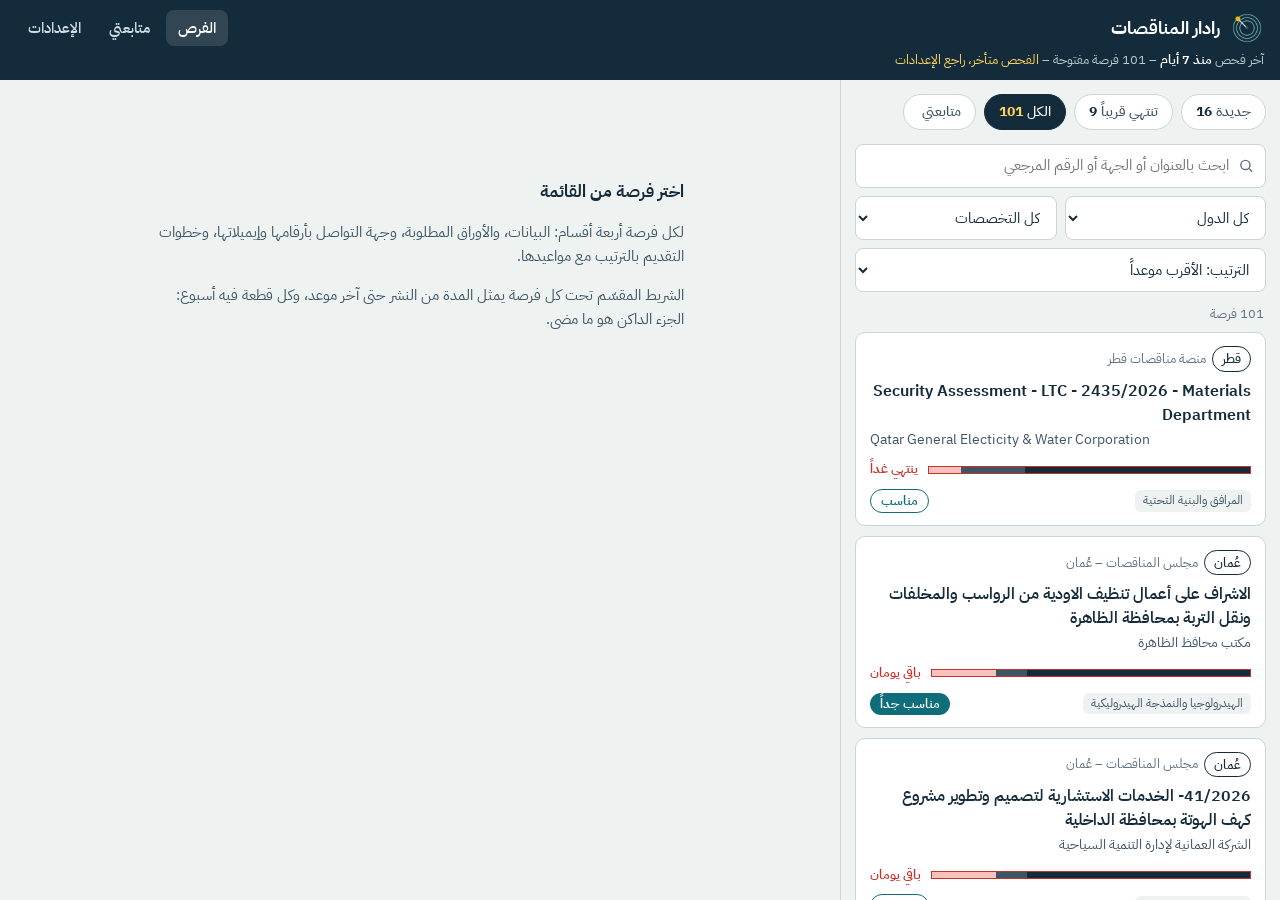
<file: app/index.html>
<!DOCTYPE html>
<html lang="ar" dir="rtl">
<head>
<meta charset="utf-8">
<meta name="viewport" content="width=device-width, initial-scale=1, viewport-fit=cover">
<title>رادار المناقصات الاستشارية</title>
<meta name="description" content="فرص استشارية جديدة مع الأوراق المطلوبة وجهات التواصل وخطوات التقديم.">
<meta name="theme-color" content="#142B3B">
<link rel="manifest" href="manifest.webmanifest">
<link rel="icon" href="icons/favicon-64.png" type="image/png">
<link rel="apple-touch-icon" href="icons/apple-touch-icon.png">
<meta name="apple-mobile-web-app-capable" content="yes">
<meta name="mobile-web-app-capable" content="yes">
<meta name="apple-mobile-web-app-title" content="رادار المناقصات">
<meta name="apple-mobile-web-app-status-bar-style" content="black-translucent">
<link rel="preconnect" href="https://fonts.googleapis.com">
<link rel="preconnect" href="https://fonts.gstatic.com" crossorigin>
<link rel="stylesheet" href="https://fonts.googleapis.com/css2?family=IBM+Plex+Sans+Arabic:wght@400;500;600;700&display=swap">
<link rel="stylesheet" href="style.css">
</head>
<body>
<a class="skip" href="#main">تخطَّ إلى المحتوى</a>
<header class="top">
  <div class="top__row">
    <a class="brand" href="#all" aria-label="الصفحة الرئيسية">
      <img src="icons/icon-192.png" alt="" width="34" height="34">
      <span>رادار المناقصات</span>
    </a>
    <nav class="topnav" aria-label="القائمة">
      <a href="#all" data-nav="list">الفرص</a>
      <a href="#mine" data-nav="mine">متابعتي</a>
      <a href="#prefs" data-nav="settings">الإعدادات</a>
    </nav>
  </div>
  <p class="top__status" id="status" role="status" aria-live="polite">جاري التحميل…</p>
</header>
<div id="banner"></div>
<main id="main" class="layout" tabindex="-1">
  <section id="listPane" class="pane pane--list" aria-label="قائمة الفرص"></section>
  <section id="detailPane" class="pane pane--detail" aria-label="تفاصيل الفرصة"></section>
</main>
<nav class="bottomnav" aria-label="التنقل">
  <a href="#all" data-nav="list"><svg viewBox="0 0 24 24" aria-hidden="true"><path d="M4 6h16M4 12h16M4 18h10"/></svg><span>الفرص</span></a>
  <a href="#mine" data-nav="mine"><svg viewBox="0 0 24 24" aria-hidden="true"><path d="M6 4h12v16l-6-4-6 4z"/></svg><span>متابعتي</span></a>
  <a href="#prefs" data-nav="settings"><svg viewBox="0 0 24 24" aria-hidden="true"><circle cx="12" cy="12" r="3.2"/><path d="M12 2v3M12 19v3M2 12h3M19 12h3M4.9 4.9l2.1 2.1M17 17l2.1 2.1M4.9 19.1L7 17M17 7l2.1-2.1"/></svg><span>الإعدادات</span></a>
</nav>
<div id="toast" class="toast" role="status" aria-live="polite"></div>
<input type="file" id="fileRefs" accept=".xlsx,.json" hidden>
<script src="app.js"></script>
</body>
</html>
</file>
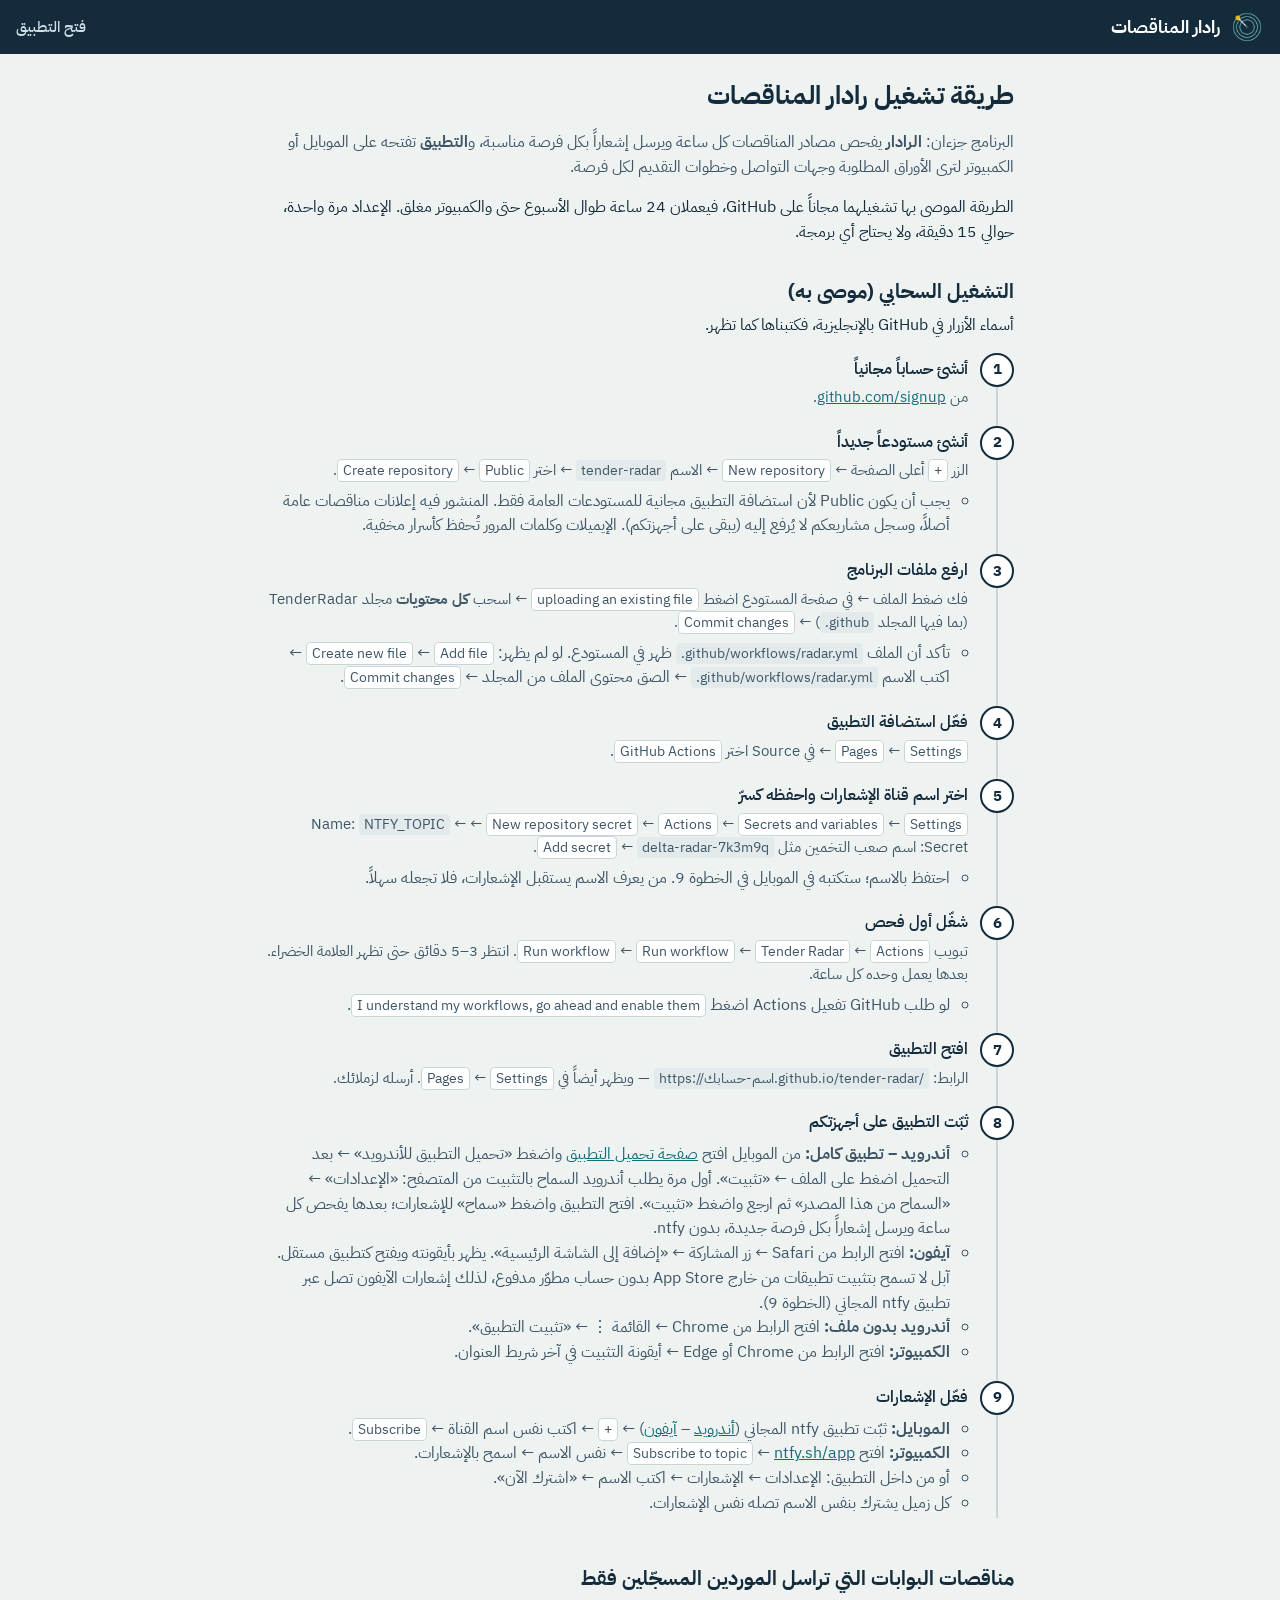
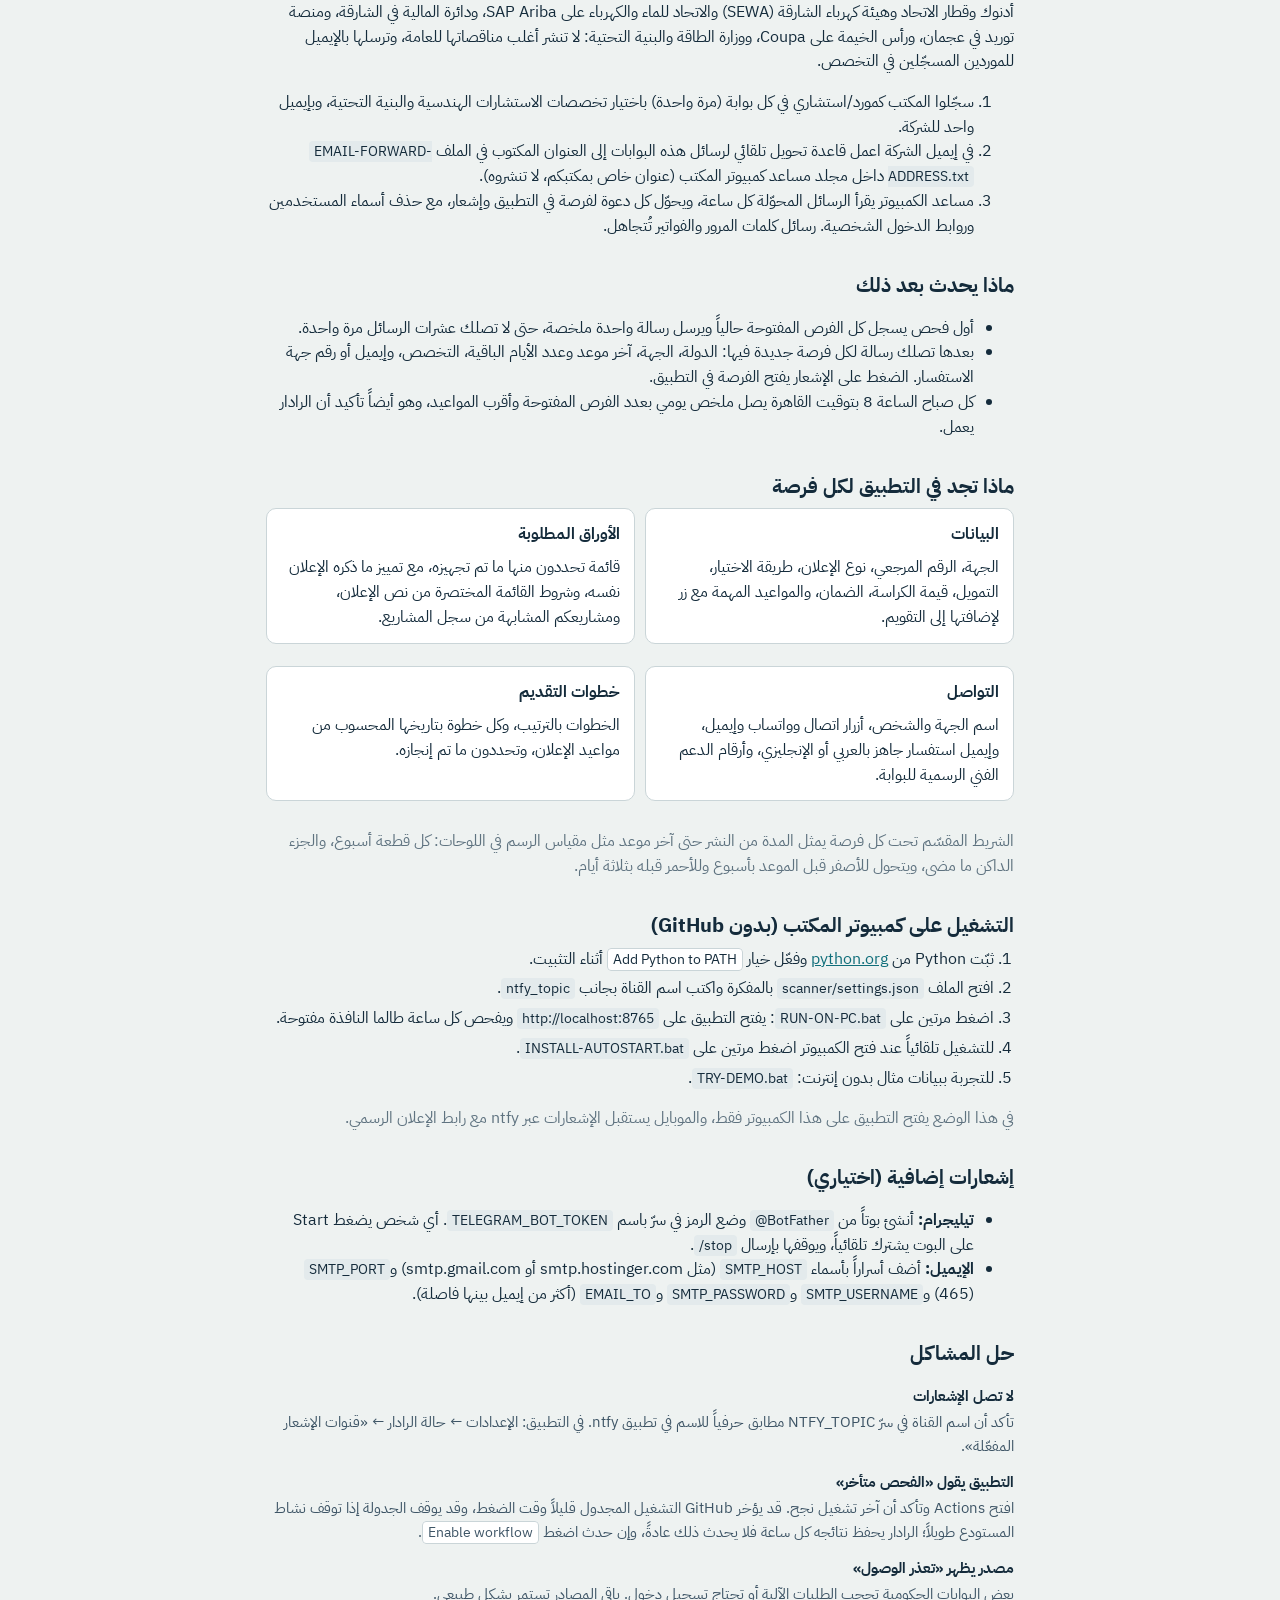
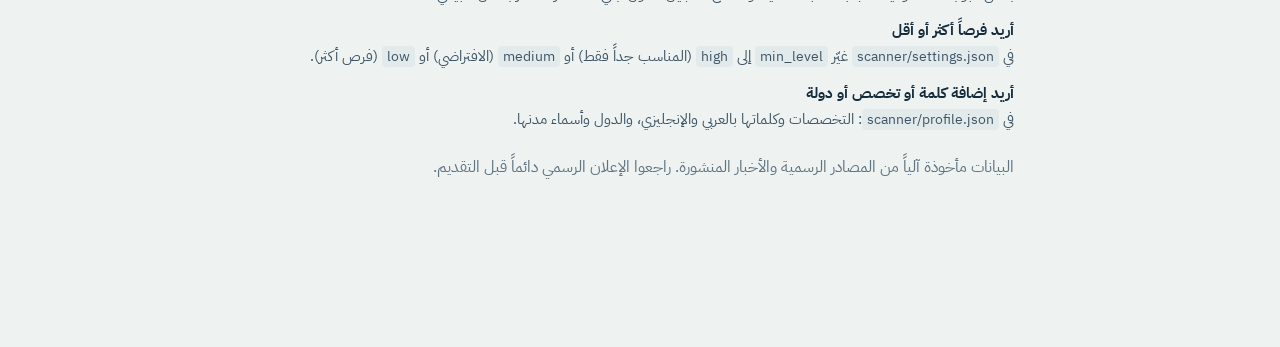
<file: START-HERE.html>
<!DOCTYPE html>
<html lang="ar" dir="rtl">
<head>
<meta charset="utf-8">
<title>ابدأ هنا – رادار المناقصات</title>
<meta http-equiv="refresh" content="0; url=app/guide.html">
</head>
<body style="font-family:Tahoma,Arial,sans-serif;padding:24px">
<p>جاري فتح دليل التشغيل… إن لم يفتح تلقائياً <a href="app/guide.html">اضغط هنا</a>.</p>
</body>
</html>
</file>
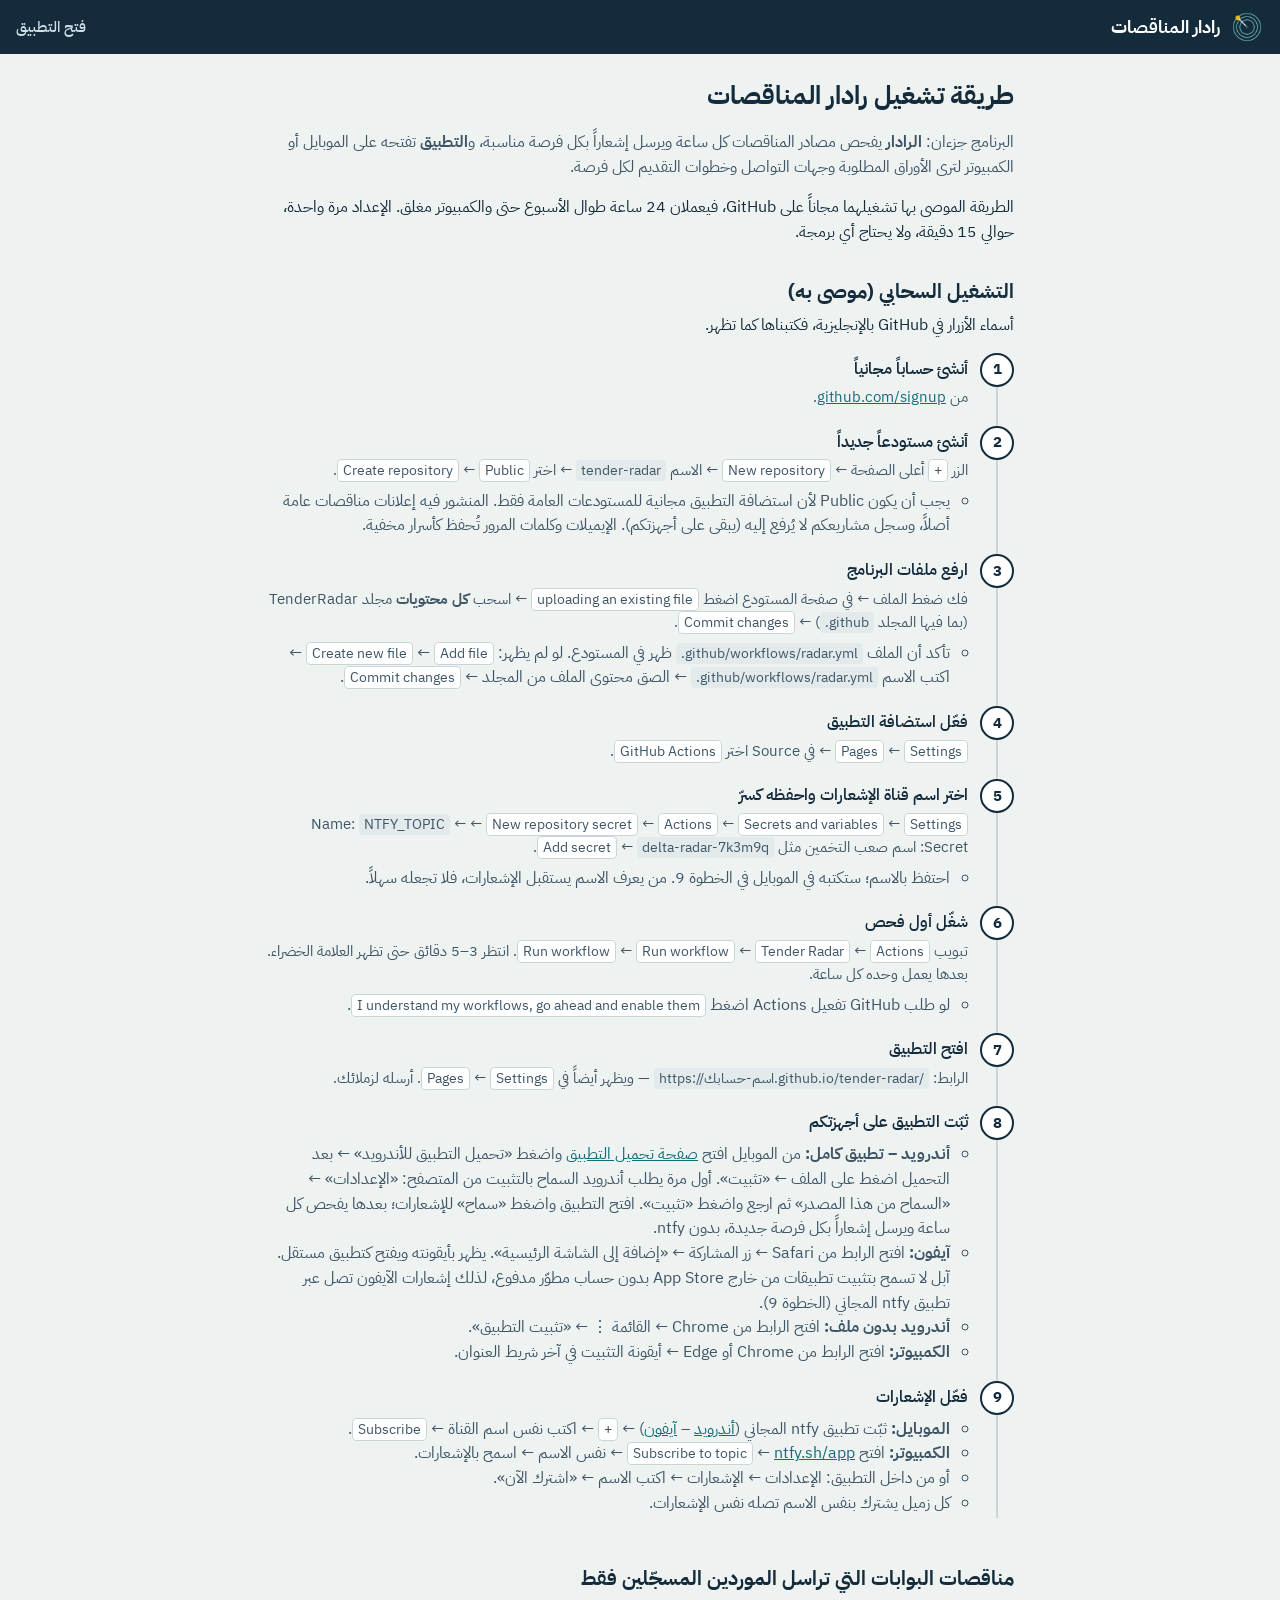
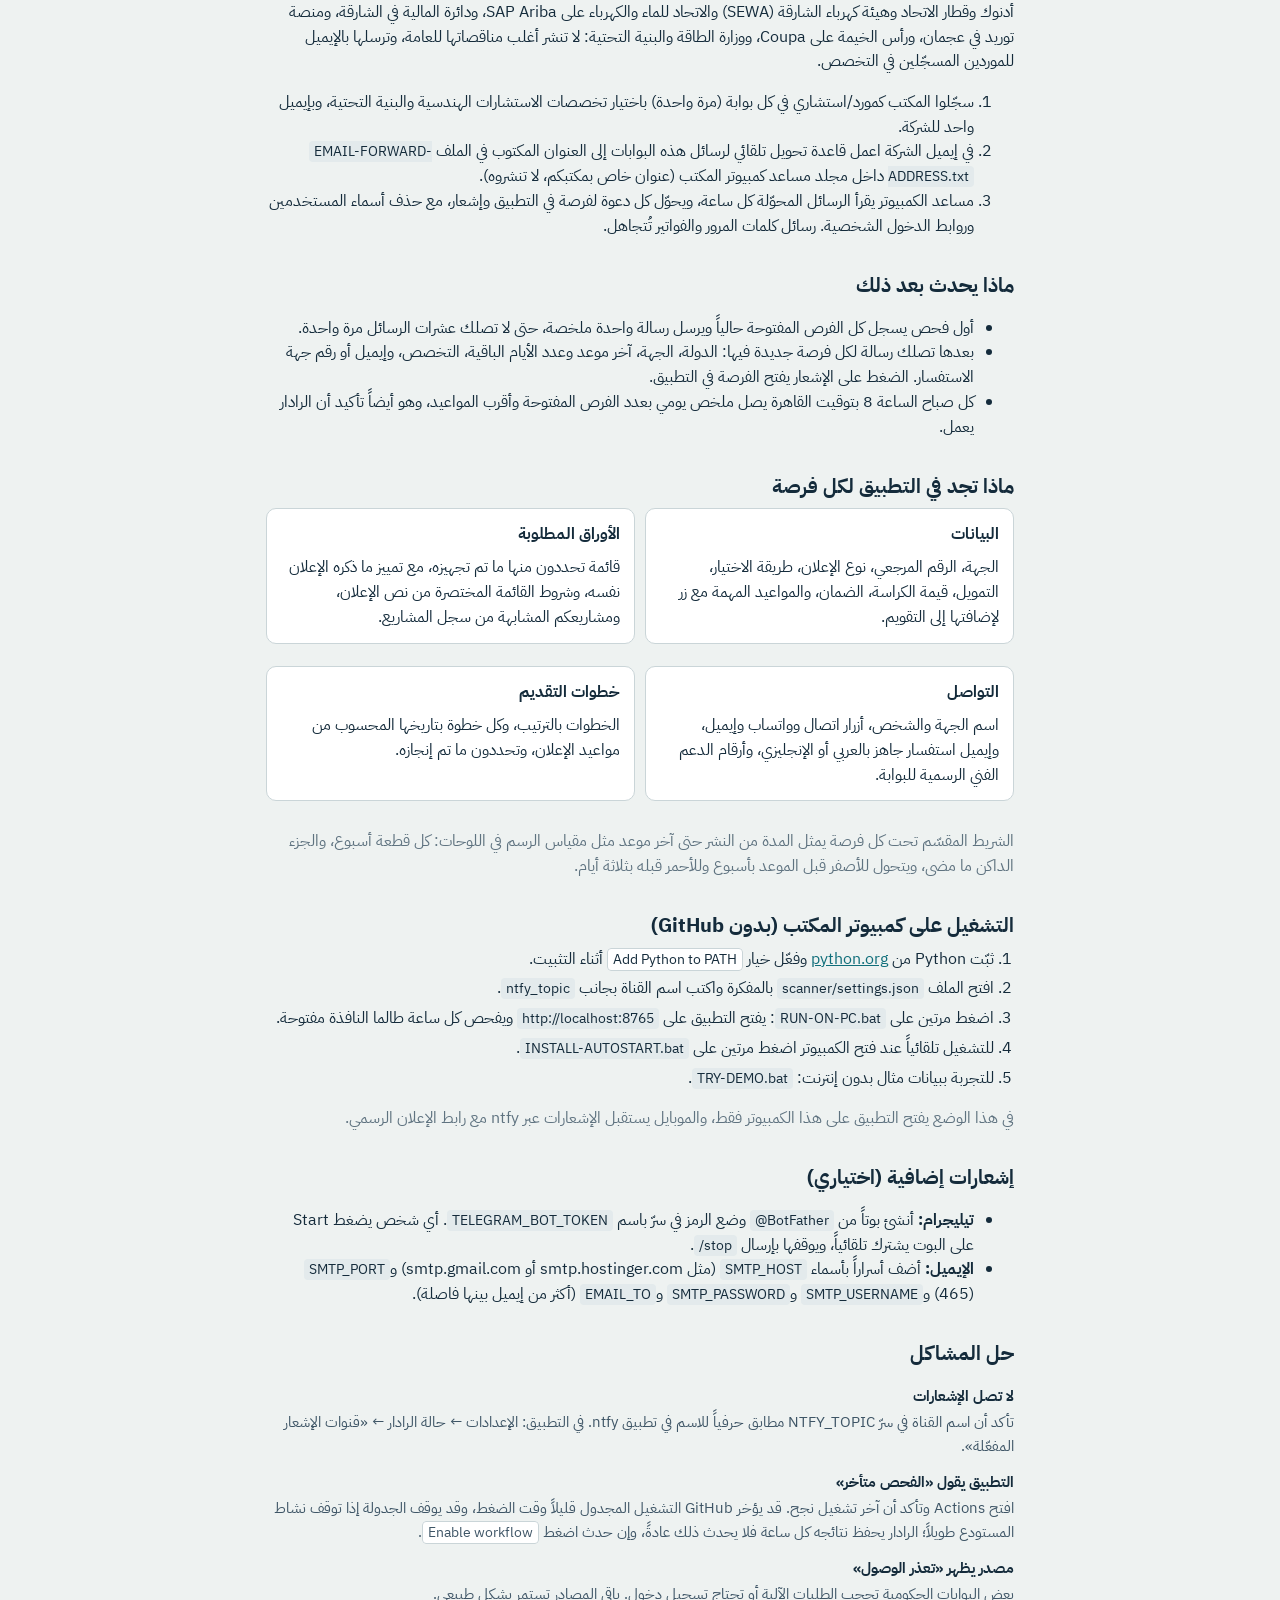
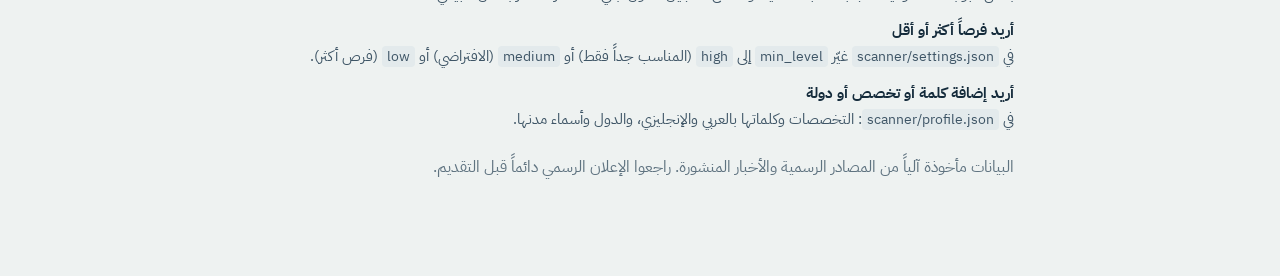
<file: app/guide.html>
<!DOCTYPE html>
<html lang="ar" dir="rtl">
<head>
<meta charset="utf-8">
<meta name="viewport" content="width=device-width, initial-scale=1">
<title>طريقة تشغيل رادار المناقصات</title>
<meta name="theme-color" content="#142B3B">
<link rel="icon" href="icons/favicon-64.png" type="image/png">
<link rel="stylesheet" href="https://fonts.googleapis.com/css2?family=IBM+Plex+Sans+Arabic:wght@400;500;600;700&display=swap">
<link rel="stylesheet" href="style.css">
<style>
  body { padding-bottom: 40px; }
  .doc { max-width: 780px; margin: 0 auto; padding: 18px 16px 40px; }
  .doc h1 { font-size: 26px; margin: 6px 0 8px; line-height: 1.4; }
  .doc h2 { font-size: 20px; margin: 30px 0 6px; }
  .doc h2 + p { margin-top: 0; }
  .doc p, .doc li { font-size: 15.5px; }
  .lead { font-size: 16.5px; color: var(--ink-2); }
  .route { margin-top: 14px; }
  .station__n { cursor: default; }
  .station__b > b { font-size: 16px; }
  .station__b p { font-size: 14.5px; margin-top: 4px; }
  .station__b ul { margin: 6px 0 0; padding-inline-start: 18px; font-size: 14.5px; color: var(--ink-2); }
  code, .k { direction: ltr; unicode-bidi: isolate; background: #E3EAEC; border-radius: 4px; padding: 0 5px; font-size: 14px; font-family: inherit; }
  .k { white-space: nowrap; }
  .k--long { white-space: normal; }
  code { overflow-wrap: anywhere; }
  .k { background: var(--paper); border: 1px solid var(--rule); }
  .two { display: grid; gap: 10px; }
  @media (min-width: 760px) { .two { grid-template-columns: 1fr 1fr; } }
  .faq dt { font-weight: 700; margin-top: 12px; }
  .faq dd { margin: 2px 0 0; color: var(--ink-2); }
  .toplink { color: #CFE0E6; text-decoration: none; font-weight: 500; }
</style>
</head>
<body>
<header class="top"><div class="top__row">
  <a class="brand" href="./"><img src="icons/icon-192.png" alt="" width="34" height="34"><span>رادار المناقصات</span></a>
  <a class="toplink" href="./">فتح التطبيق</a></div></header>
<main class="doc">
<h1>طريقة تشغيل رادار المناقصات</h1>
<p class="lead">البرنامج جزءان: <b>الرادار</b> يفحص مصادر المناقصات كل ساعة ويرسل إشعاراً بكل فرصة مناسبة، و<b>التطبيق</b> تفتحه على الموبايل أو الكمبيوتر لترى الأوراق المطلوبة وجهات التواصل وخطوات التقديم لكل فرصة.</p>
<p>الطريقة الموصى بها تشغيلهما مجاناً على GitHub، فيعملان 24 ساعة طوال الأسبوع حتى والكمبيوتر مغلق. الإعداد مرة واحدة، حوالي 15 دقيقة، ولا يحتاج أي برمجة.</p>

<h2>التشغيل السحابي (موصى به)</h2>
<p>أسماء الأزرار في GitHub بالإنجليزية، فكتبناها كما تظهر.</p>
<ol class="route">
  <li class="station"><span class="station__n">1</span><div class="station__b"><b>أنشئ حساباً مجانياً</b>
    <p>من <a href="https://github.com/signup" target="_blank" rel="noopener">github.com/signup</a>.</p></div></li>
  <li class="station"><span class="station__n">2</span><div class="station__b"><b>أنشئ مستودعاً جديداً</b>
    <p>الزر <span class="k">+</span> أعلى الصفحة ← <span class="k">New repository</span> ← الاسم <code>tender-radar</code> ← اختر <span class="k">Public</span> ← <span class="k">Create repository</span>.</p>
    <ul><li>يجب أن يكون Public لأن استضافة التطبيق مجانية للمستودعات العامة فقط. المنشور فيه إعلانات مناقصات عامة أصلاً، وسجل مشاريعكم لا يُرفع إليه (يبقى على أجهزتكم). الإيميلات وكلمات المرور تُحفظ كأسرار مخفية.</li></ul></div></li>
  <li class="station"><span class="station__n">3</span><div class="station__b"><b>ارفع ملفات البرنامج</b>
    <p>فك ضغط الملف ← في صفحة المستودع اضغط <span class="k">uploading an existing file</span> ← اسحب <b>كل محتويات</b> مجلد TenderRadar (بما فيها المجلد <code>.github</code>) ← <span class="k">Commit changes</span>.</p>
    <ul><li>تأكد أن الملف <code>.github/workflows/radar.yml</code> ظهر في المستودع. لو لم يظهر: <span class="k">Add file</span> ← <span class="k">Create new file</span> ← اكتب الاسم <code>.github/workflows/radar.yml</code> ← الصق محتوى الملف من المجلد ← <span class="k">Commit changes</span>.</li></ul></div></li>
  <li class="station"><span class="station__n">4</span><div class="station__b"><b>فعّل استضافة التطبيق</b>
    <p><span class="k">Settings</span> ← <span class="k">Pages</span> ← في Source اختر <span class="k">GitHub Actions</span>.</p></div></li>
  <li class="station"><span class="station__n">5</span><div class="station__b"><b>اختر اسم قناة الإشعارات واحفظه كسرّ</b>
    <p><span class="k">Settings</span> ← <span class="k">Secrets and variables</span> ← <span class="k">Actions</span> ← <span class="k">New repository secret</span> ← Name: <code>NTFY_TOPIC</code> ← Secret: اسم صعب التخمين مثل <code>delta-radar-7k3m9q</code> ← <span class="k">Add secret</span>.</p>
    <ul><li>احتفظ بالاسم؛ ستكتبه في الموبايل في الخطوة 9. من يعرف الاسم يستقبل الإشعارات، فلا تجعله سهلاً.</li></ul></div></li>
  <li class="station"><span class="station__n">6</span><div class="station__b"><b>شغّل أول فحص</b>
    <p>تبويب <span class="k">Actions</span> ← <span class="k">Tender Radar</span> ← <span class="k">Run workflow</span> ← <span class="k">Run workflow</span>. انتظر 3–5 دقائق حتى تظهر العلامة الخضراء. بعدها يعمل وحده كل ساعة.</p>
    <ul><li>لو طلب GitHub تفعيل Actions اضغط <span class="k k--long">I understand my workflows, go ahead and enable them</span>.</li></ul></div></li>
  <li class="station"><span class="station__n">7</span><div class="station__b"><b>افتح التطبيق</b>
    <p>الرابط: <code>https://اسم-حسابك.github.io/tender-radar/</code> — ويظهر أيضاً في <span class="k">Settings</span> ← <span class="k">Pages</span>. أرسله لزملائك.</p></div></li>
  <li class="station"><span class="station__n">8</span><div class="station__b"><b>ثبّت التطبيق على أجهزتكم</b>
    <ul><li><b>أندرويد – تطبيق كامل:</b> من الموبايل افتح <a href="download.html">صفحة تحميل التطبيق</a> واضغط «تحميل التطبيق للأندرويد» ← بعد التحميل اضغط على الملف ← «تثبيت». أول مرة يطلب أندرويد السماح بالتثبيت من المتصفح: «الإعدادات» ← «السماح من هذا المصدر» ثم ارجع واضغط «تثبيت». افتح التطبيق واضغط «سماح» للإشعارات؛ بعدها يفحص كل ساعة ويرسل إشعاراً بكل فرصة جديدة، بدون ntfy.</li>
      <li><b>آيفون:</b> افتح الرابط من Safari ← زر المشاركة ← «إضافة إلى الشاشة الرئيسية». يظهر بأيقونته ويفتح كتطبيق مستقل. آبل لا تسمح بتثبيت تطبيقات من خارج App Store بدون حساب مطوّر مدفوع، لذلك إشعارات الآيفون تصل عبر تطبيق ntfy المجاني (الخطوة 9).</li>
      <li><b>أندرويد بدون ملف:</b> افتح الرابط من Chrome ← القائمة ⋮ ← «تثبيت التطبيق».</li>
      <li><b>الكمبيوتر:</b> افتح الرابط من Chrome أو Edge ← أيقونة التثبيت في آخر شريط العنوان.</li></ul></div></li>
  <li class="station"><span class="station__n">9</span><div class="station__b"><b>فعّل الإشعارات</b>
    <ul><li><b>الموبايل:</b> ثبّت تطبيق ntfy المجاني (<a href="https://play.google.com/store/apps/details?id=io.heckel.ntfy" target="_blank" rel="noopener">أندرويد</a> – <a href="https://apps.apple.com/app/id1625396347" target="_blank" rel="noopener">آيفون</a>) ← <span class="k">+</span> ← اكتب نفس اسم القناة ← <span class="k">Subscribe</span>.</li>
      <li><b>الكمبيوتر:</b> افتح <a href="https://ntfy.sh/app" target="_blank" rel="noopener">ntfy.sh/app</a> ← <span class="k">Subscribe to topic</span> ← نفس الاسم ← اسمح بالإشعارات.</li>
      <li>أو من داخل التطبيق: الإعدادات ← الإشعارات ← اكتب الاسم ← «اشترك الآن».</li>
      <li>كل زميل يشترك بنفس الاسم تصله نفس الإشعارات.</li></ul></div></li>
</ol>

<h2>مناقصات البوابات التي تراسل الموردين المسجّلين فقط</h2>
<p>أدنوك وقطار الاتحاد وهيئة كهرباء الشارقة (SEWA) والاتحاد للماء والكهرباء على SAP Ariba، ودائرة المالية في الشارقة، ومنصة توريد في عجمان، ورأس الخيمة على Coupa، ووزارة الطاقة والبنية التحتية: لا تنشر أغلب مناقصاتها للعامة، وترسلها بالإيميل للموردين المسجّلين في التخصص.</p>
<ol>
  <li>سجّلوا المكتب كمورد/استشاري في كل بوابة (مرة واحدة) باختيار تخصصات الاستشارات الهندسية والبنية التحتية، وبإيميل واحد للشركة.</li>
  <li>في إيميل الشركة اعمل قاعدة تحويل تلقائي لرسائل هذه البوابات إلى العنوان المكتوب في الملف <code>EMAIL-FORWARD-ADDRESS.txt</code> داخل مجلد مساعد كمبيوتر المكتب (عنوان خاص بمكتبكم، لا تنشروه).</li>
  <li>مساعد الكمبيوتر يقرأ الرسائل المحوّلة كل ساعة، ويحوّل كل دعوة لفرصة في التطبيق وإشعار، مع حذف أسماء المستخدمين وروابط الدخول الشخصية. رسائل كلمات المرور والفواتير تُتجاهل.</li>
</ol>

<h2>ماذا يحدث بعد ذلك</h2>
<ul>
  <li>أول فحص يسجل كل الفرص المفتوحة حالياً ويرسل رسالة واحدة ملخصة، حتى لا تصلك عشرات الرسائل مرة واحدة.</li>
  <li>بعدها تصلك رسالة لكل فرصة جديدة فيها: الدولة، الجهة، آخر موعد وعدد الأيام الباقية، التخصص، وإيميل أو رقم جهة الاستفسار. الضغط على الإشعار يفتح الفرصة في التطبيق.</li>
  <li>كل صباح الساعة 8 بتوقيت القاهرة يصل ملخص يومي بعدد الفرص المفتوحة وأقرب المواعيد، وهو أيضاً تأكيد أن الرادار يعمل.</li>
</ul>

<h2>ماذا تجد في التطبيق لكل فرصة</h2>
<div class="two">
  <div class="box"><h3>البيانات</h3><p>الجهة، الرقم المرجعي، نوع الإعلان، طريقة الاختيار، التمويل، قيمة الكراسة، الضمان، والمواعيد المهمة مع زر لإضافتها إلى التقويم.</p></div>
  <div class="box"><h3>الأوراق المطلوبة</h3><p>قائمة تحددون منها ما تم تجهيزه، مع تمييز ما ذكره الإعلان نفسه، وشروط القائمة المختصرة من نص الإعلان، ومشاريعكم المشابهة من سجل المشاريع.</p></div>
  <div class="box"><h3>التواصل</h3><p>اسم الجهة والشخص، أزرار اتصال وواتساب وإيميل، وإيميل استفسار جاهز بالعربي أو الإنجليزي، وأرقام الدعم الفني الرسمية للبوابة.</p></div>
  <div class="box"><h3>خطوات التقديم</h3><p>الخطوات بالترتيب، وكل خطوة بتاريخها المحسوب من مواعيد الإعلان، وتحددون ما تم إنجازه.</p></div>
</div>
<p class="small muted">الشريط المقسّم تحت كل فرصة يمثل المدة من النشر حتى آخر موعد مثل مقياس الرسم في اللوحات: كل قطعة أسبوع، والجزء الداكن ما مضى، ويتحول للأصفر قبل الموعد بأسبوع وللأحمر قبله بثلاثة أيام.</p>

<h2>التشغيل على كمبيوتر المكتب (بدون GitHub)</h2>
<ol class="steps-mini">
  <li>ثبّت Python من <a href="https://www.python.org/downloads/" target="_blank" rel="noopener">python.org</a> وفعّل خيار <span class="k">Add Python to PATH</span> أثناء التثبيت.</li>
  <li>افتح الملف <code>scanner/settings.json</code> بالمفكرة واكتب اسم القناة بجانب <code>ntfy_topic</code>.</li>
  <li>اضغط مرتين على <code>RUN-ON-PC.bat</code>: يفتح التطبيق على <code>http://localhost:8765</code> ويفحص كل ساعة طالما النافذة مفتوحة.</li>
  <li>للتشغيل تلقائياً عند فتح الكمبيوتر اضغط مرتين على <code>INSTALL-AUTOSTART.bat</code>.</li>
  <li>للتجربة ببيانات مثال بدون إنترنت: <code>TRY-DEMO.bat</code>.</li>
</ol>
<p class="small muted">في هذا الوضع يفتح التطبيق على هذا الكمبيوتر فقط، والموبايل يستقبل الإشعارات عبر ntfy مع رابط الإعلان الرسمي.</p>

<h2>إشعارات إضافية (اختياري)</h2>
<ul>
  <li><b>تيليجرام:</b> أنشئ بوتاً من <code>@BotFather</code> وضع الرمز في سرّ باسم <code>TELEGRAM_BOT_TOKEN</code>. أي شخص يضغط Start على البوت يشترك تلقائياً، ويوقفها بإرسال <code>/stop</code>.</li>
  <li><b>الإيميل:</b> أضف أسراراً بأسماء <code>SMTP_HOST</code> (مثل smtp.hostinger.com أو smtp.gmail.com) و<code>SMTP_PORT</code> (465) و<code>SMTP_USERNAME</code> و<code>SMTP_PASSWORD</code> و<code>EMAIL_TO</code> (أكثر من إيميل بينها فاصلة).</li>
</ul>

<h2>حل المشاكل</h2>
<dl class="faq">
  <dt>لا تصل الإشعارات</dt>
  <dd>تأكد أن اسم القناة في سرّ NTFY_TOPIC مطابق حرفياً للاسم في تطبيق ntfy. في التطبيق: الإعدادات ← حالة الرادار ← «قنوات الإشعار المفعّلة».</dd>
  <dt>التطبيق يقول «الفحص متأخر»</dt>
  <dd>افتح Actions وتأكد أن آخر تشغيل نجح. قد يؤخر GitHub التشغيل المجدول قليلاً وقت الضغط، وقد يوقف الجدولة إذا توقف نشاط المستودع طويلاً؛ الرادار يحفظ نتائجه كل ساعة فلا يحدث ذلك عادةً، وإن حدث اضغط <span class="k">Enable workflow</span>.</dd>
  <dt>مصدر يظهر «تعذر الوصول»</dt>
  <dd>بعض البوابات الحكومية تحجب الطلبات الآلية أو تحتاج تسجيل دخول. باقي المصادر تستمر بشكل طبيعي.</dd>
  <dt>أريد فرصاً أكثر أو أقل</dt>
  <dd>في <code>scanner/settings.json</code> غيّر <code>min_level</code> إلى <code>high</code> (المناسب جداً فقط) أو <code>medium</code> (الافتراضي) أو <code>low</code> (فرص أكثر).</dd>
  <dt>أريد إضافة كلمة أو تخصص أو دولة</dt>
  <dd>في <code>scanner/profile.json</code>: التخصصات وكلماتها بالعربي والإنجليزي، والدول وأسماء مدنها.</dd>
</dl>
<p class="small muted" style="margin-top:24px">البيانات مأخوذة آلياً من المصادر الرسمية والأخبار المنشورة. راجعوا الإعلان الرسمي دائماً قبل التقديم.</p>
</main>
</body>
</html>
</file>
<file: app/style.css>
/* رادار المناقصات – visual system
   film #EEF2F1 (drafting film) · paper #FFF · ink #142B3B · nile #0F6E7A (water)
   road-marking amber #F2B705 (soon) · stop red #C8312B (urgent)
   One bold device: the deadline drawn as an engineering scale bar (one segment = one week). */
:root {
  --ink: #142B3B; --ink-2: #3E5566; --muted: #5F7380; --film: #EEF2F1; --paper: #FFFFFF;
  --rule: #CAD5D8; --rule-2: #DCE5E7; --nile: #0F6E7A; --nile-2: #0B5862; --nile-soft: #DCEFEF;
  --amber: #F2B705; --amber-ink: #7A5A00; --amber-soft: #FFF3C7; --stop: #C8312B; --stop-soft: #FBE4E2;
  --ok: #2E7D4F; --ok-soft: #E1F2E7;
  --font: "IBM Plex Sans Arabic", "Noto Sans Arabic", "SF Arabic", "Segoe UI", Tahoma, "Geeza Pro", sans-serif;
  --r-panel: 10px; --r-chip: 999px; --nav-h: 64px; --safe-b: env(safe-area-inset-bottom, 0px);
  color-scheme: light;
}
* { box-sizing: border-box; }
html { -webkit-text-size-adjust: 100%; }
body { margin: 0; font-family: var(--font); font-size: 15px; line-height: 1.6; color: var(--ink);
  background: var(--film); padding-bottom: calc(var(--nav-h) + var(--safe-b));
  font-variant-numeric: tabular-nums; }
a { color: var(--nile); }
button, input, select, textarea { font: inherit; color: inherit; }
:focus-visible { outline: 2.5px solid var(--nile); outline-offset: 2px; }
.skip { position: absolute; inset-inline-start: -999px; }
.skip:focus { inset-inline-start: 12px; top: 8px; z-index: 50; background: var(--paper); padding: 6px 10px; border-radius: 6px; }
[hidden] { display: none !important; }
.ltr { direction: ltr; unicode-bidi: isolate; }

/* ---------- header */
.top { background: var(--ink); color: #fff; padding: calc(10px + env(safe-area-inset-top, 0px)) 16px 10px; position: sticky; top: 0; z-index: 20; }
.top__row { display: flex; align-items: center; justify-content: space-between; gap: 12px; max-width: 1440px; margin: 0 auto; }
.brand { display: flex; align-items: center; gap: 10px; color: #fff; text-decoration: none; font-weight: 700; font-size: 18px; }
.brand img { border-radius: 8px; }
.top__status { margin: 4px auto 0; max-width: 1440px; font-size: 12.5px; color: #B9CBD3; }
.top__status b { color: #fff; font-weight: 600; }
.top__status .warn { color: #FFD45C; }
.topnav { display: none; gap: 4px; }
.topnav a { color: #CFE0E6; text-decoration: none; padding: 6px 12px; border-radius: 8px; font-weight: 500; }
.topnav a[aria-current="page"] { background: rgba(255, 255, 255, .12); color: #fff; }

/* ---------- bottom nav (phones) */
.bottomnav { position: fixed; inset-inline: 0; bottom: 0; height: calc(var(--nav-h) + var(--safe-b)); padding-bottom: var(--safe-b);
  background: var(--paper); border-top: 1px solid var(--rule); display: flex; z-index: 30; }
.bottomnav a { flex: 1; display: flex; flex-direction: column; align-items: center; justify-content: center; gap: 2px;
  color: var(--muted); text-decoration: none; font-size: 12.5px; font-weight: 500; }
.bottomnav svg { width: 22px; height: 22px; fill: none; stroke: currentColor; stroke-width: 1.8; stroke-linecap: round; stroke-linejoin: round; }
.bottomnav a[aria-current="page"] { color: var(--nile); }

/* ---------- layout */
.layout { max-width: 1440px; margin: 0 auto; }
html, body { overflow-x: clip; }
.pane { padding: 14px 14px 24px; }
.pane--detail { display: none; }
body.view-detail .pane--list { display: none; }
body.view-detail .pane--detail { display: block; }

/* ---------- banners */
.banner { margin: 10px 14px 0; padding: 10px 14px; border-radius: var(--r-panel); font-size: 14px; display: flex; gap: 10px; align-items: center; justify-content: space-between; flex-wrap: wrap; }
.banner--demo { background: var(--amber-soft); border: 1px solid #E8C658; color: var(--amber-ink); }
.banner--install { background: var(--nile-soft); border: 1px solid #A9D3D5; color: var(--nile-2); }
.banner--warn { background: var(--stop-soft); border: 1px solid #EDB3AE; color: #8A221D; }

/* ---------- list controls */
.tabs { display: flex; gap: 8px; overflow-x: auto; padding-bottom: 4px; scrollbar-width: none; }
.tabs::-webkit-scrollbar { display: none; }
.tab { flex: none; border: 1px solid var(--rule); background: var(--paper); border-radius: var(--r-chip); padding: 6px 14px;
  font-size: 14px; font-weight: 500; cursor: pointer; color: var(--ink-2); }
.tab b { font-weight: 700; margin-inline-start: 4px; color: var(--ink); }
.tab[aria-pressed="true"] { background: var(--ink); border-color: var(--ink); color: #fff; }
.tab[aria-pressed="true"] b { color: #FFD45C; }
.filters { margin: 10px 0 12px; }
.filters .search { display: block; position: relative; }
.more { margin-top: 8px; }
.more > summary { cursor: pointer; font-size: 14px; font-weight: 600; color: var(--nile); padding: 4px 2px; list-style: none; }
.more > summary::-webkit-details-marker { display: none; }
.more > summary b { background: var(--amber); color: var(--ink); border-radius: 999px; padding: 0 7px; font-size: 12px; margin-inline-start: 4px; }
.more__grid { display: grid; grid-template-columns: repeat(2, minmax(0, 1fr)); gap: 8px; margin-top: 6px; }
.more__grid select:last-child { grid-column: 1 / -1; }
.filters input, .filters select { width: 100%; border: 1px solid var(--rule); border-radius: 8px; background: var(--paper); padding: 9px 12px; font-size: 14.5px; }
.filters input { padding-inline-start: 36px; }
.filters .search svg { position: absolute; inset-inline-start: 11px; top: 50%; transform: translateY(-50%); width: 17px; height: 17px; stroke: var(--muted); fill: none; stroke-width: 2; }
.count { font-size: 13px; color: var(--muted); margin: 0 2px 8px; }

/* ---------- tender sheet (list item) */
.sheets { display: grid; gap: 10px; grid-template-columns: minmax(0, 1fr); }
.sheet { display: block; width: 100%; min-width: 0; text-align: start; background: var(--paper); border: 1px solid var(--rule); border-radius: var(--r-panel);
  padding: 13px 14px 12px; cursor: pointer; color: inherit; text-decoration: none; position: relative; }
.sheet:hover { border-color: var(--rule-2); box-shadow: 0 0 0 1px var(--rule) inset; }
.sheet[aria-current="true"] { border-color: var(--nile); box-shadow: 0 0 0 1px var(--nile) inset; }
.sheet.is-skip { opacity: .55; }
.sheet__meta { display: flex; flex-wrap: wrap; gap: 6px; align-items: center; font-size: 12.5px; color: var(--muted); }
.sheet__title { margin: 7px 0 2px; font-size: 16px; line-height: 1.5; font-weight: 600; text-align: right;
  display: -webkit-box; -webkit-line-clamp: 3; -webkit-box-orient: vertical; overflow: hidden; overflow-wrap: anywhere; }
.sheet__client { margin: 0 0 9px; font-size: 13.5px; color: var(--ink-2); white-space: nowrap; overflow: hidden; text-overflow: ellipsis; }
.sheet__foot { display: flex; justify-content: space-between; align-items: center; gap: 8px; margin-top: 9px; flex-wrap: wrap; }
.pill { display: inline-flex; align-items: center; gap: 4px; border-radius: var(--r-chip); padding: 1px 9px; font-size: 12.5px; font-weight: 500; line-height: 1.7; }
.pill--country { border: 1px solid var(--ink); color: var(--ink); }
.pill--new { background: var(--amber); color: var(--ink); font-weight: 700; }
.pill--status { background: var(--nile-soft); color: var(--nile-2); }
.pill--status.st-submitted { background: var(--ok-soft); color: var(--ok); }
.pill--status.st-skip { background: var(--rule-2); color: var(--muted); }
.tags { display: flex; flex-wrap: wrap; gap: 5px; }
.tag { font-size: 12px; color: var(--ink-2); background: var(--film); border-radius: 6px; padding: 1px 8px; }
.fit { font-size: 12.5px; font-weight: 600; padding: 1px 10px; border-radius: var(--r-chip); white-space: nowrap; }
.fit--high { background: var(--nile); color: #fff; }
.fit--medium { border: 1px solid var(--nile); color: var(--nile); }
.fit--low { border: 1px dashed var(--muted); color: var(--muted); }

/* ---------- the scale bar (deadline) */
.scale { display: flex; align-items: center; gap: 10px; }
.scale__bar { position: relative; flex: 1; display: flex; height: 8px; border: 1px solid var(--ink); background: var(--paper); }
.scale__seg { flex: 1; position: relative; overflow: hidden; }
.scale__seg:nth-child(odd) { background: #FFFFFF; }
.scale__seg:nth-child(even) { background: #D3DEE1; }
.scale__seg i { position: absolute; inset-block: 0; inset-inline-start: 0; background: var(--ink); }
.scale__seg:nth-child(even) i { background: var(--ink-2); }
.scale--soon .scale__bar { border-color: var(--amber-ink); }
.scale--soon .scale__seg:nth-child(odd) { background: #FFFBEA; }
.scale--soon .scale__seg:nth-child(even) { background: #FFE9A0; }
.scale--urgent .scale__bar { border-color: var(--stop); }
.scale--urgent .scale__seg:nth-child(odd) { background: #FFF5F4; }
.scale--urgent .scale__seg:nth-child(even) { background: #F6C2BD; }
.scale__left { flex: none; font-size: 13px; font-weight: 600; white-space: nowrap; }
.scale--soon .scale__left { color: var(--amber-ink); }
.scale--urgent .scale__left, .scale--over .scale__left { color: var(--stop); }
.scale--none .scale__bar { border-style: dashed; border-color: var(--muted); background: transparent; }
.scale--none .scale__left { color: var(--muted); font-weight: 500; }

.scale--big { display: block; margin: 14px 0 4px; }
.scale--big .scale__bar { height: 12px; border-width: 1.5px; }
.scale__today { position: absolute; top: -7px; width: 0; height: 0; border-inline: 6px solid transparent; border-top: 7px solid var(--nile); transform: translateX(50%); }
.scale__ends { display: flex; justify-content: space-between; font-size: 12.5px; color: var(--muted); margin-top: 5px; }
.scale__ends b { color: var(--ink); font-weight: 600; }
.scale__ticks { position: relative; height: 18px; margin-top: 2px; }
.scale__ticks a { position: absolute; top: 0; transform: translateX(50%); font-size: 11px; line-height: 1; color: var(--ink-2); text-decoration: none; display: flex; flex-direction: column; align-items: center; }
.scale__ticks a::before { content: ""; width: 1px; height: 6px; background: var(--ink-2); margin-bottom: 1px; }
.scale__legend { margin: 4px 0 0; font-size: 12px; color: var(--muted); }
.scale__headline { display: flex; align-items: baseline; justify-content: space-between; gap: 10px; flex-wrap: wrap; }
.scale__headline strong { font-size: 19px; font-weight: 700; }
.scale--soon .scale__headline strong { color: var(--amber-ink); }
.scale--urgent .scale__headline strong, .scale--over .scale__headline strong { color: var(--stop); }
.scale__headline span { font-size: 13.5px; color: var(--ink-2); }

/* ---------- detail */
.back { display: inline-flex; align-items: center; gap: 6px; border: 0; background: none; color: var(--nile); font-weight: 600; padding: 4px 0; cursor: pointer; font-size: 15px; }
.d-title { margin: 6px 0 4px; font-size: 21px; line-height: 1.45; font-weight: 700; text-align: right; }
.d-sub { margin: 0 0 12px; color: var(--ink-2); font-size: 14px; }
.d-tools { display: flex; gap: 8px; flex-wrap: wrap; margin: 0 0 12px; }
.tblock { display: grid; grid-template-columns: repeat(2, minmax(0, 1fr)); gap: 1px; background: var(--rule); border: 1.5px solid var(--ink); border-radius: 4px; overflow: hidden; }
.tblock > div { background: var(--paper); padding: 7px 10px 8px; min-width: 0; }
.tblock .wide { grid-column: 1 / -1; }
.tblock .m2 { grid-column: span 2; }
.tblock__l { display: block; font-size: 12px; color: var(--muted); }
.tblock__v { display: block; font-size: 14.5px; font-weight: 500; overflow-wrap: anywhere; }

.dtabs { display: flex; gap: 2px; border-bottom: 1px solid var(--rule); margin: 18px -14px 0; padding: 0 14px; position: sticky; top: var(--top-h, 74px);
  background: var(--film); z-index: 10; overflow-x: auto; scrollbar-width: none; }
.dtabs::-webkit-scrollbar { display: none; }
.dtab { flex: none; border: 0; background: none; padding: 11px 12px 9px; font-size: 14.5px; font-weight: 600; color: var(--muted); cursor: pointer; border-bottom: 3px solid transparent; }
.dtab[aria-selected="true"] { color: var(--ink); border-bottom-color: var(--nile); }
.dtab small { font-weight: 500; color: var(--muted); margin-inline-start: 3px; }
.dpanel { padding-top: 14px; }
.box { background: var(--paper); border: 1px solid var(--rule); border-radius: var(--r-panel); padding: 13px 14px; margin-bottom: 12px; }
.box h3 { margin: 0 0 8px; font-size: 16px; font-weight: 700; }
.box p { margin: 0 0 8px; }
.box p:last-child { margin-bottom: 0; }
.muted { color: var(--muted); }
.small { font-size: 13px; }
.note { background: var(--amber-soft); border-radius: 8px; padding: 8px 11px; font-size: 13.5px; color: var(--amber-ink); margin: 0 0 10px; }
.note--info { background: var(--nile-soft); color: var(--nile-2); }
.quote { border-inline-start: 3px solid var(--rule); padding: 2px 10px; margin: 0 0 8px; color: var(--ink-2); font-size: 14px; text-align: start; }
details.box summary { cursor: pointer; font-weight: 600; }
details.box[open] summary { margin-bottom: 8px; }
.excerpt { white-space: pre-wrap; font-size: 13.5px; color: var(--ink-2); max-height: 340px; overflow: auto; text-align: start; }

/* progress */
.progress { display: flex; align-items: center; gap: 10px; margin: 0 0 10px; font-size: 13.5px; color: var(--ink-2); }
.progress__bar { flex: 1; height: 6px; background: var(--rule-2); border-radius: 3px; overflow: hidden; }
.progress__bar i { display: block; height: 100%; background: var(--nile); }

/* documents */
.checks { list-style: none; margin: 0; padding: 0; }
.checks li { border-top: 1px solid var(--rule-2); }
.checks li:first-child { border-top: 0; }
.check { display: flex; gap: 12px; align-items: flex-start; padding: 10px 0; cursor: pointer; }
.check input { appearance: none; -webkit-appearance: none; flex: none; width: 22px; height: 22px; margin: 2px 0 0; border: 1.5px solid var(--ink-2); border-radius: 5px; background: var(--paper); cursor: pointer; display: grid; place-items: center; }
.check input:checked { background: var(--nile); border-color: var(--nile); }
.check input:checked::after { content: "✓"; color: #fff; font-size: 15px; font-weight: 700; line-height: 1; }
.check b { display: block; font-weight: 600; font-size: 15px; }
.check span { display: block; color: var(--muted); font-size: 13.5px; }
.check.is-done b { text-decoration: line-through; text-decoration-color: var(--muted); color: var(--ink-2); }
.flag { display: inline-block; font-size: 11.5px; font-weight: 600; color: var(--amber-ink); background: var(--amber-soft); border-radius: 4px; padding: 0 6px; margin-inline-start: 6px; vertical-align: 2px; }

/* contacts */
.contact h3 { font-size: 13px; font-weight: 600; color: var(--muted); margin: 0 0 2px; }
.contact .who { font-size: 16.5px; font-weight: 700; margin: 0 0 8px; }
.actions { display: grid; gap: 8px; }
.act { display: flex; align-items: center; gap: 10px; border: 1px solid var(--rule); border-radius: 9px; padding: 9px 12px; background: var(--paper);
  text-decoration: none; color: var(--ink); min-height: 46px; }
.act svg { flex: none; width: 20px; height: 20px; fill: none; stroke: var(--nile); stroke-width: 1.9; stroke-linecap: round; stroke-linejoin: round; }
.act__t { flex: 1; min-width: 0; }
.act__t small { display: block; font-size: 12px; color: var(--muted); }
.act__t span { display: block; font-weight: 600; overflow-wrap: anywhere; }
.act--wa svg { stroke: #1E8E4E; }
.act-row { display: flex; gap: 8px; }
.act-row .act { flex: 1; }
.copy { flex: none; border: 1px solid var(--rule); background: var(--paper); border-radius: 9px; width: 46px; display: grid; place-items: center; cursor: pointer; }
.copy svg { width: 18px; height: 18px; fill: none; stroke: var(--ink-2); stroke-width: 1.8; }
a.copy.act--wa { border-color: #A6D9BA; background: #F1FAF4; }
a.copy.act--wa svg { width: 22px; height: 22px; stroke: #1E8E4E; }
textarea.mail { width: 100%; min-height: 230px; border: 1px solid var(--rule); border-radius: 8px; padding: 10px; font-size: 13.5px; line-height: 1.55; background: #FBFCFC; }
.seg { display: inline-flex; border: 1px solid var(--rule); border-radius: 8px; overflow: hidden; margin-bottom: 8px; }
.seg button { border: 0; background: var(--paper); padding: 5px 12px; cursor: pointer; font-size: 13.5px; }
.seg button[aria-pressed="true"] { background: var(--ink); color: #fff; }

/* steps as stations on a route */
.route { list-style: none; margin: 0; padding: 0; position: relative; }
.route::before { content: ""; position: absolute; inset-inline-start: 16px; top: 14px; bottom: 14px; width: 2px; background: var(--rule); }
.station { position: relative; display: flex; gap: 12px; padding: 0 0 16px; }
.station__n { flex: none; position: relative; z-index: 1; width: 34px; height: 34px; border-radius: 50%; border: 2px solid var(--ink); background: var(--paper);
  font-weight: 700; display: grid; place-items: center; cursor: pointer; font-size: 14.5px; padding: 0; }
.station.is-done .station__n { background: var(--nile); border-color: var(--nile); color: #fff; }
.station.is-now .station__n { box-shadow: 0 0 0 4px var(--amber); }
.station__b { flex: 1; min-width: 0; padding-top: 4px; }
.station__b > b { display: block; font-size: 15.5px; font-weight: 600; }
.station.is-done .station__b > b { color: var(--ink-2); text-decoration: line-through; text-decoration-color: var(--rule); }
.station__b p { margin: 2px 0 0; color: var(--ink-2); font-size: 13.5px; }
.due { display: inline-block; margin-top: 4px; font-size: 12.5px; font-weight: 600; border-radius: 6px; padding: 1px 8px; background: var(--film); color: var(--ink-2); }
.due--late { background: var(--stop-soft); color: var(--stop); }
.due--today { background: var(--amber); color: var(--ink); }

/* buttons */
.btn { display: inline-flex; align-items: center; justify-content: center; gap: 7px; border: 1px solid var(--nile); background: var(--nile); color: #fff;
  border-radius: 9px; padding: 9px 15px; font-weight: 600; font-size: 14.5px; cursor: pointer; text-decoration: none; min-height: 42px; }
.btn:hover { background: var(--nile-2); }
.btn--ghost { background: var(--paper); color: var(--ink); border-color: var(--rule); }
.btn--ghost:hover { background: var(--film); }
.btn--sm { min-height: 34px; padding: 5px 11px; font-size: 13.5px; }
.btn svg { width: 18px; height: 18px; fill: none; stroke: currentColor; stroke-width: 1.9; stroke-linecap: round; stroke-linejoin: round; }
.actionbar { position: sticky; bottom: calc(var(--nav-h) + var(--safe-b) + 8px); margin-top: 16px; display: flex; gap: 8px; background: rgba(238, 242, 241, .94);
  backdrop-filter: blur(6px); padding: 8px 0; z-index: 8; }
.actionbar .btn { flex: 1 1 auto; padding-inline: 10px; white-space: nowrap; }
.actionbar .btn--icon { flex: 0 0 46px; padding: 0; }
.statussel { flex: 0 1 auto; max-width: 46%; border: 1px solid var(--rule); border-radius: 9px; background: var(--paper); padding: 0 10px; min-height: 42px; font-weight: 600; font-size: 14px; }

/* settings */
.form { display: grid; gap: 10px; }
.form label { display: grid; gap: 4px; font-size: 13.5px; color: var(--ink-2); font-weight: 500; }
.form input { border: 1px solid var(--rule); border-radius: 8px; padding: 9px 11px; background: var(--paper); font-size: 15px; }
.steps-mini { margin: 6px 0 10px; padding-inline-start: 20px; }
.steps-mini li { margin-bottom: 5px; }
table.src { width: 100%; border-collapse: collapse; font-size: 13.5px; }
table.src td, table.src th { border-top: 1px solid var(--rule-2); padding: 6px 4px; text-align: start; }
table.src th { color: var(--muted); font-weight: 500; }
.ok { color: var(--ok); font-weight: 600; }
.bad { color: var(--stop); font-weight: 600; }
.refs li { margin-bottom: 6px; }

.empty { text-align: center; padding: 40px 16px; color: var(--ink-2); }
.empty b { display: block; font-size: 17px; color: var(--ink); margin-bottom: 6px; }
.toast { position: fixed; inset-inline: 16px; bottom: calc(var(--nav-h) + var(--safe-b) + 14px); margin: 0 auto; max-width: 420px; background: var(--ink); color: #fff;
  padding: 10px 14px; border-radius: 9px; font-size: 14px; text-align: center; opacity: 0; transform: translateY(8px); pointer-events: none; transition: opacity .18s, transform .18s; z-index: 60; }
.toast.on { opacity: 1; transform: none; }

/* ---------- PC: list beside the open tender */
@media (min-width: 1000px) {
  body { padding-bottom: 0; }
  .bottomnav { display: none; }
  .topnav { display: flex; }
  .layout { display: grid; grid-template-columns: minmax(380px, 440px) minmax(0, 1fr); gap: 0; align-items: start; }
  .pane--list { display: block !important; position: sticky; top: var(--top-h, 74px); height: calc(100vh - var(--top-h, 74px)); overflow: auto; border-inline-end: 1px solid var(--rule); }
  .pane--detail { display: block !important; padding: 18px 28px 40px; min-height: calc(100vh - var(--top-h, 74px)); }
  .back { display: none; }
  .tblock { grid-template-columns: repeat(4, minmax(0, 1fr)); }
  .tblock .m2 { grid-column: auto; }
  .tblock .d2 { grid-column: span 2; } .tblock .d3 { grid-column: span 3; } .tblock .d4 { grid-column: span 4; }
  .tblock .wide { grid-column: 1 / -1; }
  .more > summary { display: none; }
  .dtabs { margin-inline: -28px; padding-inline: 28px; }
  .d-title { font-size: 24px; }
  .actionbar { bottom: 0; }
  .toast { bottom: 20px; }
  .actions.two { grid-template-columns: repeat(2, minmax(0, 1fr)); }
}
@media (prefers-reduced-motion: reduce) { * { transition: none !important; animation: none !important; } }
</file>
